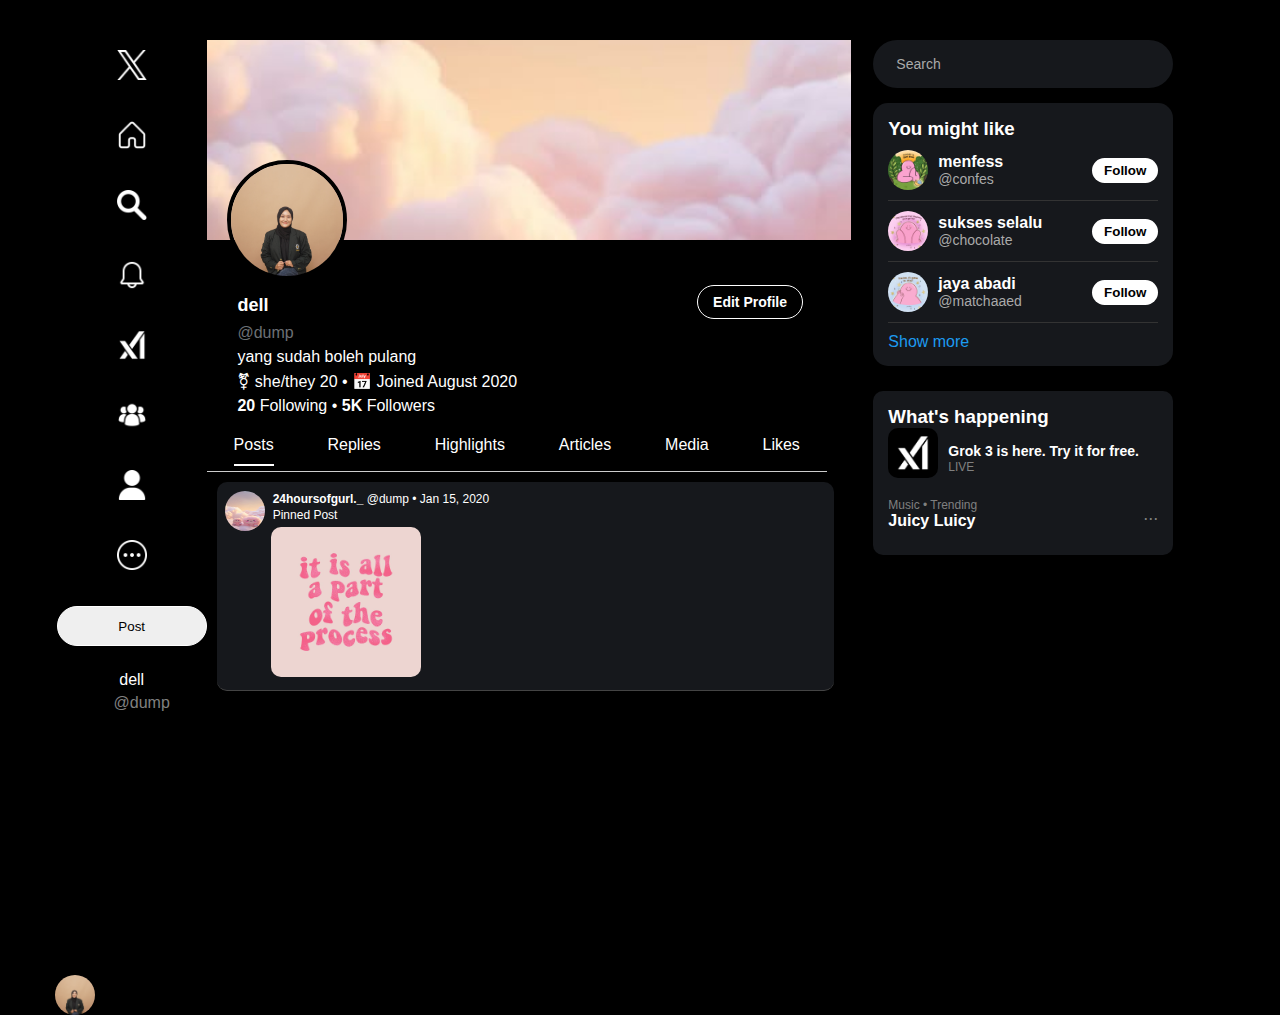
<file: webb/pemweb5/index.html>
<!DOCTYPE html>
<html lang="en">
<head>
    <meta charset="UTF-8">
    <meta name="viewport" content="width=device-width, initial-scale=1.0">
    <title>Twitter Profile Modif</title>
    <link rel="stylesheet" href="style.css">
</head>
<body>
    <div class="wrapper">
        <div class="container">
        <img src="image/twitter.png" alt="X">
        <img src="image/home.png" alt="Home">
        <img src="image/search.png" alt="Search">
        <img src="image/notif.png" alt="Notifications">
        <img src="image/grok.png" alt="Grok">
        <img src="image/group.png" alt="Community">
        <img src="image/user.png" alt="User">
        <img src="image/more.png" alt="More">
        <button class="postBTN">Post</button>
        <p class="nickname">dell</p>
            <p class="usrnm">@dump</p>
            <div class="roundedcircle">
                <img id="pfp" src="image/me.jpg">
            </div>
    </div>
    
        <!-- Main Content -->
        <div class="main-content">
            <div class="header">
                <img src="image/pink2.jpg" class="cover" alt="Cover Image">
                <img src="image/me.jpg" class="profile-pic" alt="Profile Picture">
            </div>
            <div class="profile-info">
                <div class="profile-details">
                    <h2>dell</h2>
                    <p class="username">@dump</p>
                    <p class="bio">yang sudah boleh pulang</p>
                    <p class="details">⚧ she/they 20 • 📅 Joined August 2020</p>
                    <p class="stats"><strong>20</strong> Following • <strong>5K</strong> Followers</p>
                </div>
                <button class="edit-profile">Edit Profile</button>
            </div>
            <div class="tabs">
                <span class="active">Posts</span>
                <span>Replies</span>
                <span>Highlights</span>
                <span>Articles</span>
                <span>Media</span>
                <span>Likes</span>
            </div>
            <div class="posts">
                <div class="post pinned">
                    <img src="image/pink2.jpg" class="post-pic">
                    <div class="post-content">
                        <p><strong>24hoursofgurl._</strong> @dump • Jan 15, 2020</p>
                        <p>Pinned Post</p>
                        <img src="image/quotes.jpg" alt="Pinned Post Image" class="post-image">
                    </div>
                </div>
            </div>
        </div>
</div>

        <!-- Right Sidebar -->
        <div class="right-sidebar">
            <div class="search-bar">
                <input type="text" placeholder="Search" />
            </div>
            <div class="suggestions">
                <h3>You might like</h3>
                <div class="suggestion">
                    <img src="image/pink5.jpg" class="suggestion-pic" alt="Elon Musk">
                    <div class="suggestion-info">
                        <strong>menfess</strong>
                        <p>@confes</p>
                    </div>
                    <button class="follow-btn">Follow</button>
                </div>
                <div class="suggestion">
                    <img src="image/pink3.jpg" class="suggestion-pic" alt="Donald Trump">
                    <div class="suggestion-info">
                        <strong>sukses selalu</strong>
                        <p>@chocolate</p>
                    </div>
                    <button class="follow-btn">Follow</button>
                </div>
                <div class="suggestion">
                    <img src="image/pink4.jpg" class="suggestion-pic" alt="NFL">
                    <div class="suggestion-info">
                        <strong>jaya abadi</strong>
                        <p>@matchaaed</p>
                    </div>
                    <button class="follow-btn">Follow</button>
                </div>
                <a href="#" class="show-more">Show more</a>
            </div>
            <div class="whats-happening">
                <h3>What's happening</h3>
                <div class="event">
                    <img src="image/grok.jpg" class="event-pic" alt="Grok 3">
                    <div class="event-info">
                        <strong>Grok 3 is here. Try it for free.</strong>
                        <p class="event-live">LIVE</p>
                    </div>
                </div>

                <div class="event">
                    <div class="event-text">
                        <p class="event-category">Music • Trending</p>
                        <strong>Juicy Luicy</strong>
                    </div>
                    <button class="more-btn">...</button>
                </div>
            </div>
        </div>
    </div>
</body>
</html>
</file>
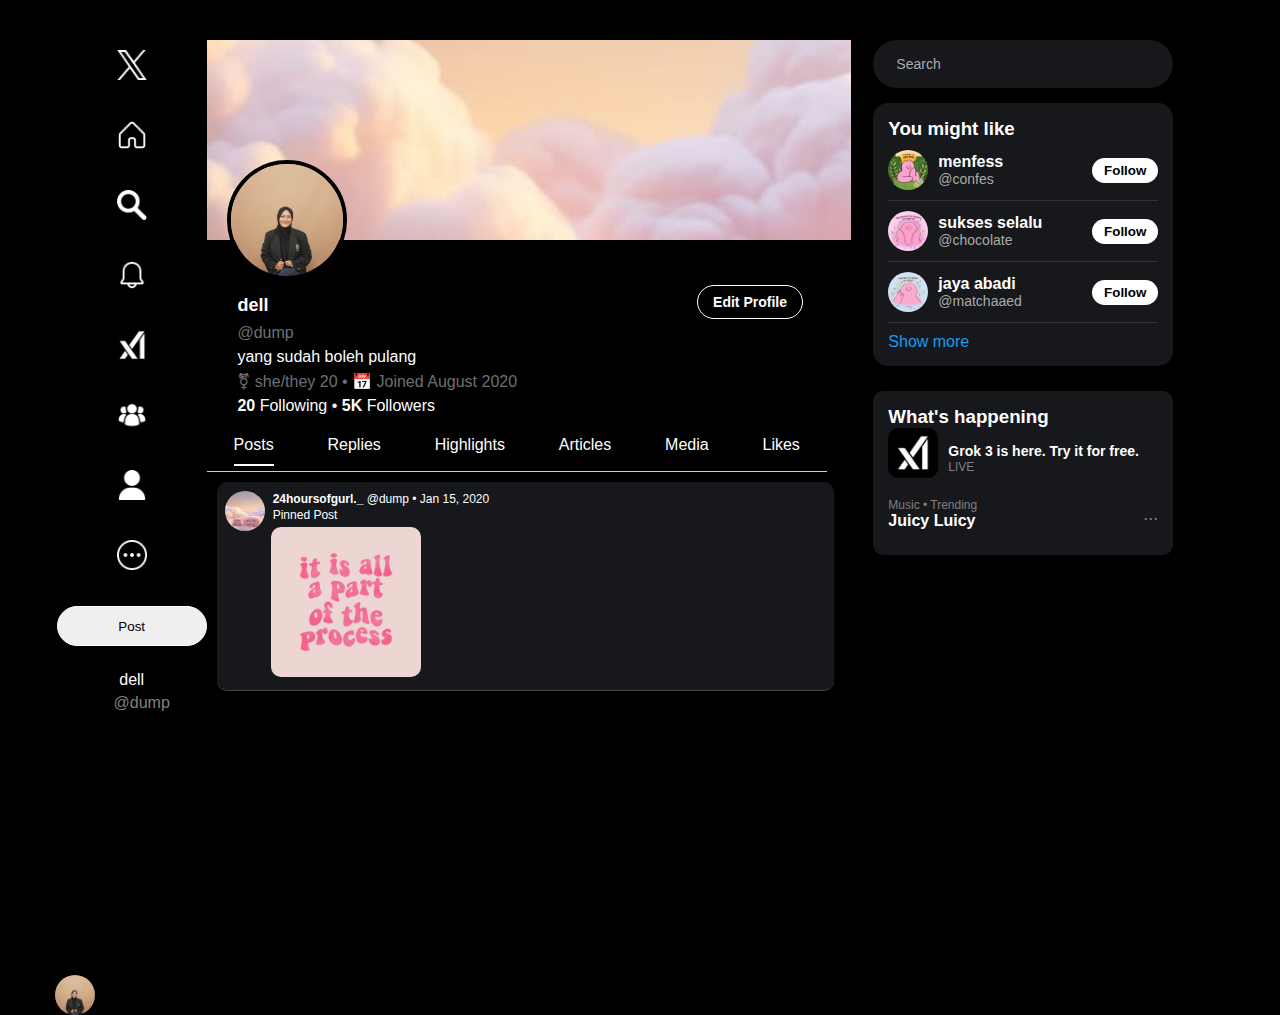
<file: webb/web4/index.html>
<!DOCTYPE html>
<html lang="en">
<head>
    <meta charset="UTF-8">
    <meta name="viewport" content="width=device-width, initial-scale=1.0">
    <title>Twitter Profile UI</title>
    <link rel="stylesheet" href="style.css">
</head>
<body>
    <div class="wrapper">
        <div class="container">
        <img src="image/twitter.png" alt="X">
        <img src="image/home.png" alt="Home">
        <img src="image/search.png" alt="Search">
        <img src="image/notif.png" alt="Notifications">
        <img src="image/grok.png" alt="Grok">
        <img src="image/group.png" alt="Community">
        <img src="image/user.png" alt="User">
        <img src="image/more.png" alt="More">
        <button class="postBTN">Post</button>
        <p class="nickname">dell</p>
            <p class="usrnm">@dump</p>
            <div class="roundedcircle">
                <img id="pfp" src="image/me.jpg">
            </div>
    </div>
    
        <!-- Main Content -->
        <div class="main-content">
            <div class="header">
                <img src="image/pink2.jpg" class="cover" alt="Cover Image">
                <img src="image/me.jpg" class="profile-pic" alt="Profile Picture">
            </div>
            <div class="profile-info">
                <div class="profile-details">
                    <h2>dell</h2>
                    <p class="username">@dump</p>
                    <p class="bio">yang sudah boleh pulang</p>
                    <p class="details">⚧ she/they 20 • 📅 Joined August 2020</p>
                    <p class="stats"><strong>20</strong> Following • <strong>5K</strong> Followers</p>
                </div>
                <button class="edit-profile">Edit Profile</button>
            </div>
            <div class="tabs">
                <span class="active">Posts</span>
                <span>Replies</span>
                <span>Highlights</span>
                <span>Articles</span>
                <span>Media</span>
                <span>Likes</span>
            </div>
            <div class="posts">
                <div class="post pinned">
                    <img src="image/pink2.jpg" class="post-pic">
                    <div class="post-content">
                        <p><strong>24hoursofgurl._</strong> @dump • Jan 15, 2020</p>
                        <p>Pinned Post</p>
                        <img src="image/quotes.jpg" alt="Pinned Post Image" class="post-image">
                    </div>
                </div>
            </div>
        </div>
</div>

        <!-- Right Sidebar -->
        <div class="right-sidebar">
            <div class="search-bar">
                <input type="text" placeholder="Search" />
            </div>
            <div class="suggestions">
                <h3>You might like</h3>
                <div class="suggestion">
                    <img src="image/pink5.jpg" class="suggestion-pic" alt="Elon Musk">
                    <div class="suggestion-info">
                        <strong>menfess</strong>
                        <p>@confes</p>
                    </div>
                    <button class="follow-btn">Follow</button>
                </div>
                <div class="suggestion">
                    <img src="image/pink3.jpg" class="suggestion-pic" alt="Donald Trump">
                    <div class="suggestion-info">
                        <strong>sukses selalu</strong>
                        <p>@chocolate</p>
                    </div>
                    <button class="follow-btn">Follow</button>
                </div>
                <div class="suggestion">
                    <img src="image/pink4.jpg" class="suggestion-pic" alt="NFL">
                    <div class="suggestion-info">
                        <strong>jaya abadi</strong>
                        <p>@matchaaed</p>
                    </div>
                    <button class="follow-btn">Follow</button>
                </div>
                <a href="#" class="show-more">Show more</a>
            </div>
            <div class="whats-happening">
                <h3>What's happening</h3>
                <div class="event">
                    <img src="image/grok.jpg" class="event-pic" alt="Grok 3">
                    <div class="event-info">
                        <strong>Grok 3 is here. Try it for free.</strong>
                        <p class="event-live">LIVE</p>
                    </div>
                </div>

                <div class="event">
                    <div class="event-text">
                        <p class="event-category">Music • Trending</p>
                        <strong>Juicy Luicy</strong>
                    </div>
                    <button class="more-btn">...</button>
                </div>
            </div>
        </div>
    </div>
</body>
</html>
</file>
<file: webb/pemweb5/style.css>
* {
    margin: 0;
    padding: 0;
    box-sizing: border-box;
    font-family: Arial, sans-serif;
}

body {
    background-color: black;
    color: white;
    display: flex;
    justify-content: center;
    padding: 20px;
}

.wrapper {
    display: flex;        /* Susun elemen dalam satu baris */
    align-items: flex-start; /* Sejajarkan di bagian atas */
}

.container {
    width: 80px; /* Lebar sidebar ikon */
    display: flex;
    flex-direction: column; /* Susun ikon ke bawah */
    align-items: center;
    gap: 40px; /* Beri jarak antar ikon */
    padding: 10px;
    margin-top: 20px; /* Atur sesuai kebutuhan */
}

.container img {
    width: 30px;   /* Sesuaikan ukuran lebar */
    height: auto;  /* Biarkan tinggi menyesuaikan proporsi aslinya */
    transform: translateX(5px); /* Geser ikon ke kiri */
}

.postBTN {
    border: 1px solid white;
    border-radius: 40px;
    width: 150px;
    height: 40px;
    margin-left: 10px;
    margin-top: -4px;
}

#pfp {
    width: 40px;
    height: 40px;
    position: absolute;
    bottom: -115px; /* Ubah nilai ini untuk menggeser ke atas */
    left: 50px; /* Atur agar lebih ke kiri */
    border-radius: 50%; /* Membuat gambar menjadi bundar */
    object-fit: cover; /* Memastikan gambar tetap proporsional */
}

.nickname {
    color: white;
    margin-left: 10px;
    margin-top: -15px;

}

.usrnm{
    color: #808080;
    margin-left: 30px;
    margin-top: -35px;
}

.profile-header {
    display: flex;
    align-items: center;
    position: absolute;
    top: 0;
    left: 0;
    width: 100%;
    background: black;
    padding: 10px 15px;
    color: white;
    height: 40px;
}

.profile-container {
    display: flex;
    align-items: center; /* Menyelaraskan profile picture dengan profile info */
    gap: 20px; /* Jarak antara foto profil dan info */
}

.profile-pic {
    width: 80px; /* Sesuaikan ukuran */
    height: 80px; /* Sesuaikan ukuran */
    border-radius: 50%; /* Agar tetap bulat */
    object-fit: cover;
    border: 3px solid black; /* Opsional: Tambahkan border */
    margin-top: -40px; /* Geser ke atas */
}

.profile-name {
    display: flex;
    flex-direction: column;
    color: white;
}

.profile-name strong {
    font-size: 16px;
    display: flex;
    align-items: center;
}

.post-count {
    font-size: 13px;
    color: #aaa;
}

.main-content {
    width: 100%;
    margin: 0 auto;
    flex: 1; /* Biarkan konten utama mengambil sisa ruang */
    padding: 20px;
    transform: translateX(20px); /* Geser ke kiri */
}

.header {
    position: relative;
}

.cover {
    width: 135%; /* Memperlebar gambar */
    height: 200px; /* Menjaga tinggi tetap stabil */
    object-fit: cover; /* Memastikan gambar tetap proporsional */
    display: block;
    position: relative;
}

.profile-pic {
    width: 120px;
    height: 120px;
    border-radius: 50%;
    border: 4px solid black;
    position: absolute;
    bottom: -40px;
    left: 20px;
}

.profile-info {
    display: flex;
    justify-content: center; /* Pusatkan jika perlu */
    align-items: flex-start;
    padding: 60px 40px 10px; /* Naikkan nilai padding atas agar turun */
    position: relative; 
    top: -5px; /* Tambah jarak ke bawah */
    left: 5px; /* Geser ke kanan */
    margin-left: -40px;
}

.profile-details h2 {
    font-size: 18px;
    margin-bottom: 8px;
}

.profile-details p {
    margin-bottom: 6px;
}

.bio {
    font-size: 16px;
    font-weight: normal;
    color: white;
}

.username, details {
    color: #6c7075;
}

.edit-profile {
    background-color: transparent;
    border: 1px solid white;
    color: white;
    padding: 8px 15px;
    cursor: pointer;
    border-radius: 20px;
    font-size: 14px;
    font-weight: bold;
    position: relative;
    top: -10px;
    left: 180px; /* Geser ke kanan */
}

.tabs {
    display: flex;
    justify-content: space-around; /* Membuat tab tersebar rata */
    border-bottom: 1px solid #ccc; /* Garis bawah untuk semua tab */
    width: 130%; /* Pastikan tab selaras dengan header */
    padding-bottom: 5px;
}

.tabs span {
    margin: 0 15px; /* Beri jarak antar teks */
    padding-bottom: 10px;
    cursor: pointer;
    position: relative;
    font-size: 16px;
}

.tabs .active {
    border-bottom: 2px solid white;
}

.posts {
    padding: 10px;
}

.post {
    display: flex;
    align-items: flex-start;
    padding: 10px;
    border-bottom: 1px solid #444;
}

.pinned {
    padding: 8px;
    font-size: 13px;
    display: flex;
    align-items: center;
    background-color: #16181c;
    border-radius: 10px;
    margin-bottom: 10px;
    width: 135%;
}

.pinned .post-pic {
    width: 40px;
    height: 40px;
    border-radius: 50%;
    margin-right: 8px;
    margin-top: -150px;
}

.pinned .post-content {
    flex: 1;
    display: flex;
    flex-direction: column;
}

.pinned .post-content .username {
    font-weight: bold;
}

.pinned .post-content .date {
    font-size: 12px;
    color: gray;
}

.pinned .post-content p {
    font-size: 12px;
    margin-top: 2px;
}

.pinned img {
    max-width: 150px;
    height: auto;
    border-radius: 10px;
}

.post-image {
    width: 100%; /* Agar tetap responsif */
    max-width: 500px; /* Perbesar ukuran gambar */
    height: auto; /* Menjaga aspek rasio */
    display: block; /* Agar tidak inline */
    margin: 5px 0 5px -2px; /* Geser ke kiri dengan margin negatif */
    border-radius: 10px; /* Sudut gambar lebih halus */
}

.right-sidebar {
    margin-left: 150px;
    float: right;
    display: flex;
    flex-direction: column;
    align-items: flex-end; /* Menggeser semua elemen ke kanan */
    width: 29%;
    padding: 20px;
}

.search-bar {
    width: 300px; /* Ubah agar tidak full-width */
    max-width: 300px; /* Bisa disesuaikan */
    display: flex;
    justify-content: center;
    align-items: center;
    background: #16181c;
    border-radius: 30px;
    padding: 8px 15px;
    margin-bottom: 15px;
    margin-left: auto; /* Geser ke kanan */
}

.search-bar input {
    width: 100%;
    padding: 8px;
    border-radius: 30px;
    background: transparent;
    color: white;
    border: none;
    outline: none;
    font-size: 14px;
}

.search-bar input::placeholder {
    color: #aaa;
}

.suggestions {
    background: #16181c;
    padding: 15px;
    border-radius: 15px;
    margin-bottom: 10px;
    width: 300px;
    margin-left: auto; /* Geser ke kanan */
    display: block; /* Pastikan elemen tetap berbentuk blok */
}

.suggestion {
    display: flex;
    align-items: center;
    padding: 10px 0;
    border-bottom: 1px solid #333;
}

.suggestion-pic {
    width: 40px;
    height: 40px;
    border-radius: 50%;
    margin-right: 10px;
}

.suggestion-info {
    flex: 1;
}

.suggestion-info p {
    font-size: 14px;
    color: #aaa;
}

.follow-btn {
    background: white;
    color: black;
    border: none;
    padding: 5px 12px;
    border-radius: 20px;
    font-weight: bold;
    cursor: pointer;
}

.show-more {
    display: block;
    color: #1d9bf0;
    text-decoration: none;
    margin-top: 10px;
}

.trending {
    background: #16181c;
    padding: 15px;
    border-radius: 15px;
    width: 300px;
    color: white;
}

.whats-happening {
    width: 300px;
    background-color: #16181c; /* Warna latar belakang yang sama */
    border-radius: 10px; /* Membuat sudut membulat */
    align-items: center;
    padding: 15px; /* Memberikan ruang dalam */
    margin-top: 15px; /* Jarak antara elemen lain */
    box-shadow: 0px 0px 10px rgba(0, 0, 0, 0.1); /* Efek bayangan ringan */
    margin-left: auto; /* Geser ke kanan */
    display: block; /* Pastikan elemen tetap berbentuk blok */
}

.whats-happening h2 {
    font-size: 16px;
    font-weight: bold;
    margin-bottom: 10px;
}

.whats-happening .news-item {
    padding: 10px 0;
    border-bottom: 1px solid #444; /* Garis pemisah antar berita */
}

.whats-happening .show-more {
    color: #1d9bf0;
    font-size: 14px;
    cursor: pointer;
    display: block;
    margin-top: 10px;
}

.whats-happening img {
    max-width: 50px; /* Atur ukuran maksimum */
    height: auto; /* Sesuaikan proporsi */
    display: block; /* Menghindari ruang kosong di bawah */
    margin-bottom: 10px; /* Beri jarak ke bawah */
}

.whats-happening .text-content {
    display: flex; /* Menjadikan teks sejajar dalam satu baris */
    gap: 5px; /* Jarak antar elemen */
    flex-wrap: wrap; /* Agar tetap rapi di layar kecil */
    align-items: center; /* Menyelaraskan teks secara vertikal */
}

.more-btn {
    background: none;
    border: none;
    font-size: 18px;
    color: gray;
    cursor: pointer;
}

.right-sidebar {
    width: 29%;
    padding: 20px;
}

.event {
    display: flex;
    align-items: center;
    justify-content: space-between;
    margin-bottom: 10px;
}

.event-pic {
    width: 50px;
    height: 50px;
    border-radius: 10px;
    object-fit: cover;
}

.event-info {
    flex-grow: 1;
    margin-left: 10px;
}

.event-info strong {
    font-size: 14px;
}

.event-live {
    font-size: 12px;
    color: gray;
}

.event-text {
    flex-grow: 1;
}

.event-category {
    font-size: 12px;
    color: gray;
}
</file>
<file: webb/web4/style.css>
* {
    margin: 0;
    padding: 0;
    box-sizing: border-box;
    font-family: Arial, sans-serif;
}

body {
    background-color: black;
    color: white;
    display: flex;
    justify-content: center;
    padding: 20px;
}

.wrapper {
    display: flex;        /* Susun elemen dalam satu baris */
    align-items: flex-start; /* Sejajarkan di bagian atas */
}

.container {
    width: 80px; /* Lebar sidebar ikon */
    display: flex;
    flex-direction: column; /* Susun ikon ke bawah */
    align-items: center;
    gap: 40px; /* Beri jarak antar ikon */
    padding: 10px;
    margin-top: 20px; /* Atur sesuai kebutuhan */
}

.container img {
    width: 30px;   /* Sesuaikan ukuran lebar */
    height: auto;  /* Biarkan tinggi menyesuaikan proporsi aslinya */
    transform: translateX(5px); /* Geser ikon ke kiri */
}

.postBTN {
    border: 1px solid white;
    border-radius: 40px;
    width: 150px;
    height: 40px;
    margin-left: 10px;
    margin-top: -4px;
}

#pfp {
    width: 40px;
    height: 40px;
    position: absolute;
    bottom: -115px; /* Ubah nilai ini untuk menggeser ke atas */
    left: 50px; /* Atur agar lebih ke kiri */
    border-radius: 50%; /* Membuat gambar menjadi bundar */
    object-fit: cover; /* Memastikan gambar tetap proporsional */
}

.nickname {
    color: white;
    margin-left: 10px;
    margin-top: -15px;

}

.usrnm{
    color: #808080;
    margin-left: 30px;
    margin-top: -35px;
}

.profile-header {
    display: flex;
    align-items: center;
    position: absolute;
    top: 0;
    left: 0;
    width: 100%;
    background: black;
    padding: 10px 15px;
    color: white;
    height: 40px;
}

.profile-container {
    display: flex;
    align-items: center; /* Menyelaraskan profile picture dengan profile info */
    gap: 20px; /* Jarak antara foto profil dan info */
}

.profile-pic {
    width: 80px; /* Sesuaikan ukuran */
    height: 80px; /* Sesuaikan ukuran */
    border-radius: 50%; /* Agar tetap bulat */
    object-fit: cover;
    border: 3px solid black; /* Opsional: Tambahkan border */
    margin-top: -40px; /* Geser ke atas */
}

.profile-name {
    display: flex;
    flex-direction: column;
    color: white;
}

.profile-name strong {
    font-size: 16px;
    display: flex;
    align-items: center;
}

.post-count {
    font-size: 13px;
    color: #aaa;
}

.main-content {
    width: 100%;
    margin: 0 auto;
    flex: 1; /* Biarkan konten utama mengambil sisa ruang */
    padding: 20px;
    transform: translateX(20px); /* Geser ke kiri */
}

.header {
    position: relative;
}

.cover {
    width: 135%; /* Memperlebar gambar */
    height: 200px; /* Menjaga tinggi tetap stabil */
    object-fit: cover; /* Memastikan gambar tetap proporsional */
    display: block;
    position: relative;
}

.profile-pic {
    width: 120px;
    height: 120px;
    border-radius: 50%;
    border: 4px solid black;
    position: absolute;
    bottom: -40px;
    left: 20px;
}

.profile-info {
    display: flex;
    justify-content: center; /* Pusatkan jika perlu */
    align-items: flex-start;
    padding: 60px 40px 10px; /* Naikkan nilai padding atas agar turun */
    position: relative; 
    top: -5px; /* Tambah jarak ke bawah */
    left: 5px; /* Geser ke kanan */
    margin-left: -40px;
}

.profile-details h2 {
    font-size: 18px;
    margin-bottom: 8px;
}

.profile-details p {
    margin-bottom: 6px;
}

.bio {
    font-size: 16px;
    font-weight: normal;
    color: white;
}

.username {
    color: #6c7075;
}

.details {
    color: #6c7075;
}

.edit-profile {
    background-color: transparent;
    border: 1px solid white;
    color: white;
    padding: 8px 15px;
    cursor: pointer;
    border-radius: 20px;
    font-size: 14px;
    font-weight: bold;
    position: relative;
    top: -10px;
    left: 180px; /* Geser ke kanan */
}

.tabs {
    display: flex;
    justify-content: space-around; /* Membuat tab tersebar rata */
    border-bottom: 1px solid #ccc; /* Garis bawah untuk semua tab */
    width: 130%; /* Pastikan tab selaras dengan header */
    padding-bottom: 5px;
}

.tabs span {
    margin: 0 15px; /* Beri jarak antar teks */
    padding-bottom: 10px;
    cursor: pointer;
    position: relative;
    font-size: 16px;
}

.tabs .active {
    border-bottom: 2px solid white;
}

.posts {
    padding: 10px;
}

.post {
    display: flex;
    align-items: flex-start;
    padding: 10px;
    border-bottom: 1px solid #444;
}

.pinned {
    padding: 8px;
    font-size: 13px;
    display: flex;
    align-items: center;
    background-color: #16181c;
    border-radius: 10px;
    margin-bottom: 10px;
    width: 135%;
}

.pinned .post-pic {
    width: 40px;
    height: 40px;
    border-radius: 50%;
    margin-right: 8px;
    margin-top: -150px;
}

.pinned .post-content {
    flex: 1;
    display: flex;
    flex-direction: column;
}

.pinned .post-content .username {
    font-weight: bold;
}

.pinned .post-content .date {
    font-size: 12px;
    color: gray;
}

.pinned .post-content p {
    font-size: 12px;
    margin-top: 2px;
}

.pinned img {
    max-width: 150px;
    height: auto;
    border-radius: 10px;
}

.post-image {
    width: 100%; /* Agar tetap responsif */
    max-width: 500px; /* Perbesar ukuran gambar */
    height: auto; /* Menjaga aspek rasio */
    display: block; /* Agar tidak inline */
    margin: 5px 0 5px -2px; /* Geser ke kiri dengan margin negatif */
    border-radius: 10px; /* Sudut gambar lebih halus */
}

.right-sidebar {
    margin-left: 150px;
    float: right;
    display: flex;
    flex-direction: column;
    align-items: flex-end; /* Menggeser semua elemen ke kanan */
    width: 29%;
    padding: 20px;
}

.search-bar {
    width: 300px; /* Ubah agar tidak full-width */
    max-width: 300px; /* Bisa disesuaikan */
    display: flex;
    justify-content: center;
    align-items: center;
    background: #16181c;
    border-radius: 30px;
    padding: 8px 15px;
    margin-bottom: 15px;
    margin-left: auto; /* Geser ke kanan */
}

.search-bar input {
    width: 100%;
    padding: 8px;
    border-radius: 30px;
    background: transparent;
    color: white;
    border: none;
    outline: none;
    font-size: 14px;
}

.search-bar input::placeholder {
    color: #aaa;
}

.suggestions {
    background: #16181c;
    padding: 15px;
    border-radius: 15px;
    margin-bottom: 10px;
    width: 300px;
    margin-left: auto; /* Geser ke kanan */
    display: block; /* Pastikan elemen tetap berbentuk blok */
}

.suggestion {
    display: flex;
    align-items: center;
    padding: 10px 0;
    border-bottom: 1px solid #333;
}

.suggestion:last-child {
    border-bottom: none;
}

.suggestion-pic {
    width: 40px;
    height: 40px;
    border-radius: 50%;
    margin-right: 10px;
}

.suggestion-info {
    flex: 1;
}

.suggestion-info p {
    font-size: 14px;
    color: #aaa;
}

.follow-btn {
    background: white;
    color: black;
    border: none;
    padding: 5px 12px;
    border-radius: 20px;
    font-weight: bold;
    cursor: pointer;
}

.show-more {
    display: block;
    color: #1d9bf0;
    text-decoration: none;
    margin-top: 10px;
}

.trending {
    background: #16181c;
    padding: 15px;
    border-radius: 15px;
    width: 300px;
    color: white;
}

.whats-happening {
    width: 300px;
    background-color: #16181c; /* Warna latar belakang yang sama */
    border-radius: 10px; /* Membuat sudut membulat */
    align-items: center;
    padding: 15px; /* Memberikan ruang dalam */
    margin-top: 15px; /* Jarak antara elemen lain */
    box-shadow: 0px 0px 10px rgba(0, 0, 0, 0.1); /* Efek bayangan ringan */
    margin-left: auto; /* Geser ke kanan */
    display: block; /* Pastikan elemen tetap berbentuk blok */
}

.whats-happening h2 {
    font-size: 16px;
    font-weight: bold;
    margin-bottom: 10px;
}

.whats-happening .news-item {
    padding: 10px 0;
    border-bottom: 1px solid #444; /* Garis pemisah antar berita */
}

.whats-happening .news-item:last-child {
    border-bottom: none; /* Hilangkan garis bawah pada elemen terakhir */
}

.whats-happening .news-item p {
    font-size: 14px;
    color: #ddd; /* Warna teks lebih terang */
}

.whats-happening .news-item span {
    font-size: 12px;
    color: gray; /* Warna teks tambahan */
}

.whats-happening .show-more {
    color: #1d9bf0;
    font-size: 14px;
    cursor: pointer;
    display: block;
    margin-top: 10px;
}

.whats-happening img {
    max-width: 50px; /* Atur ukuran maksimum */
    height: auto; /* Sesuaikan proporsi */
    display: block; /* Menghindari ruang kosong di bawah */
    margin-bottom: 10px; /* Beri jarak ke bawah */
}

.whats-happening .text-content {
    display: flex; /* Menjadikan teks sejajar dalam satu baris */
    gap: 5px; /* Jarak antar elemen */
    flex-wrap: wrap; /* Agar tetap rapi di layar kecil */
    align-items: center; /* Menyelaraskan teks secara vertikal */
}

.more-btn {
    background: none;
    border: none;
    font-size: 18px;
    color: gray;
    cursor: pointer;
}

.right-sidebar {
    width: 29%;
    padding: 20px;
}

.event {
    display: flex;
    align-items: center;
    justify-content: space-between;
    margin-bottom: 10px;
}

.event-pic {
    width: 50px;
    height: 50px;
    border-radius: 10px;
    object-fit: cover;
}

.event-info {
    flex-grow: 1;
    margin-left: 10px;
}

.event-info strong {
    font-size: 14px;
}

.event-live {
    font-size: 12px;
    color: gray;
}

.event-text {
    flex-grow: 1;
}

.event-category {
    font-size: 12px;
    color: gray;
}
</file>
